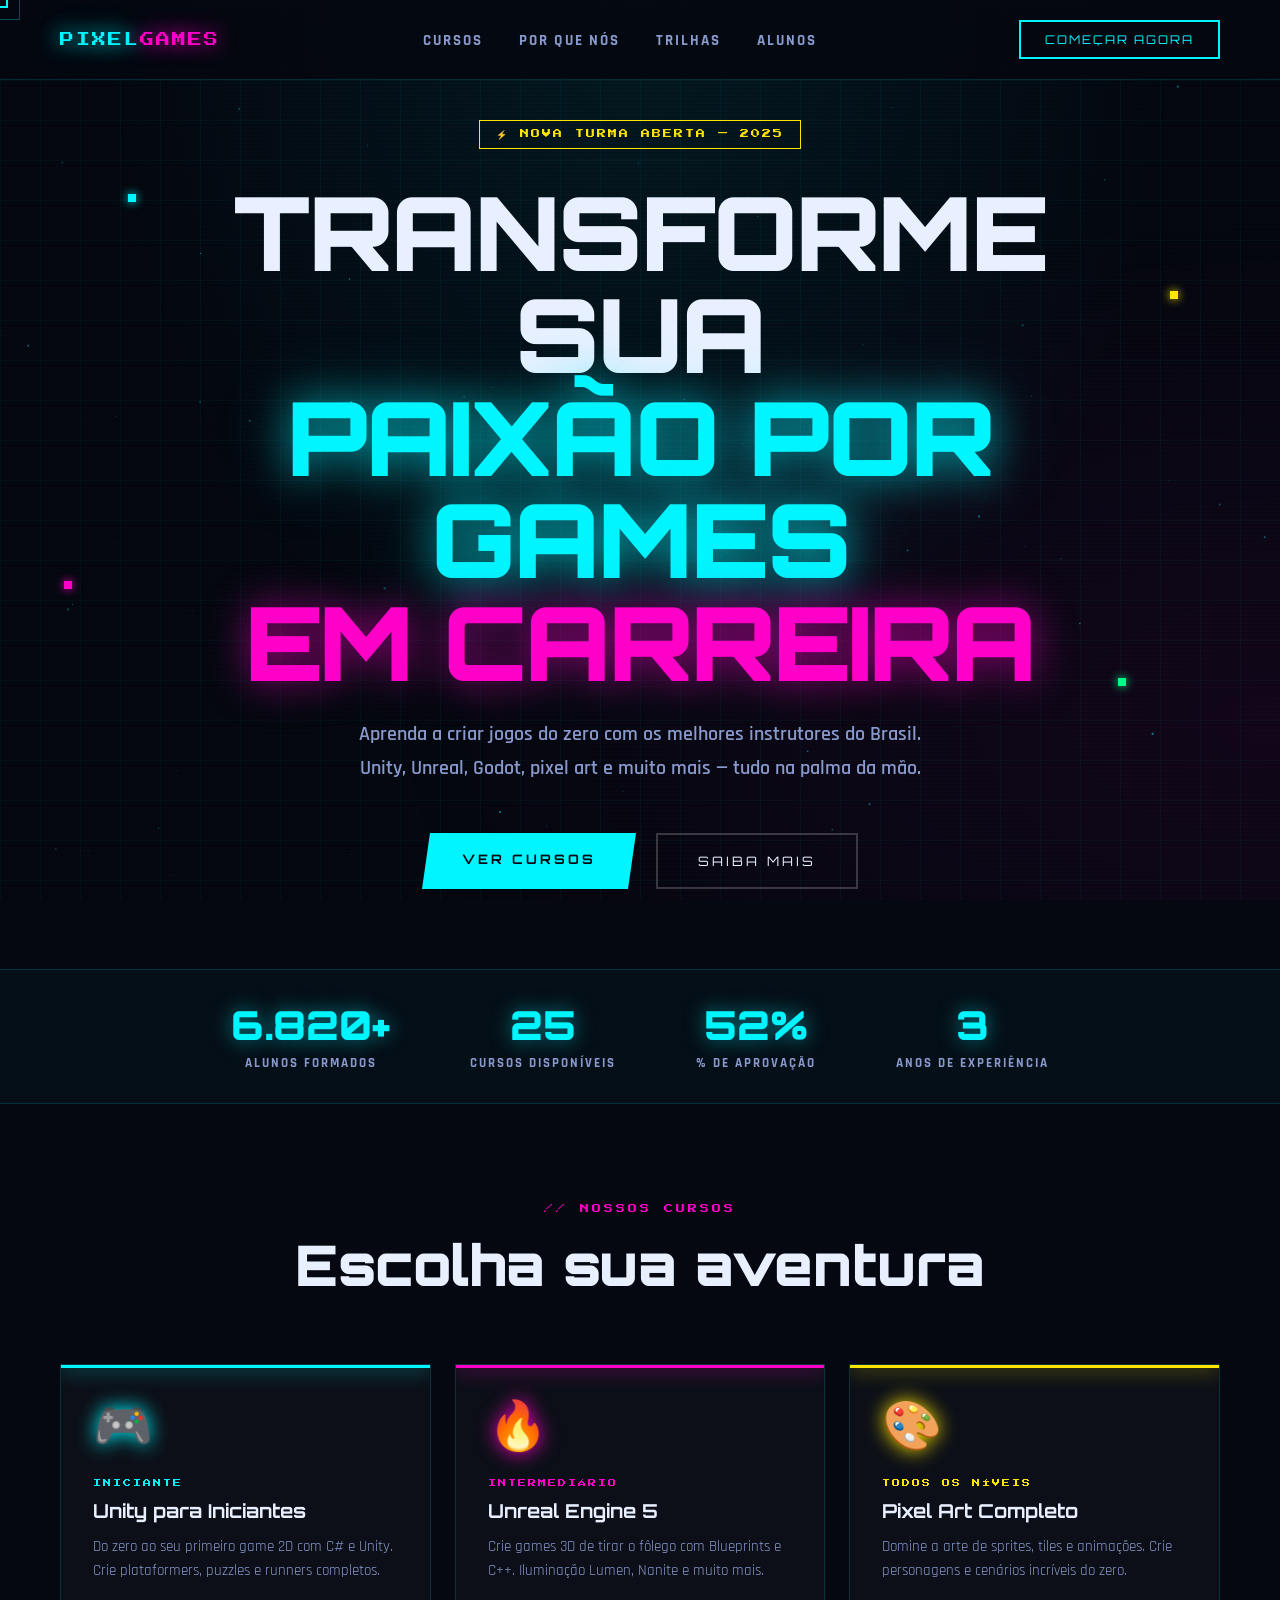
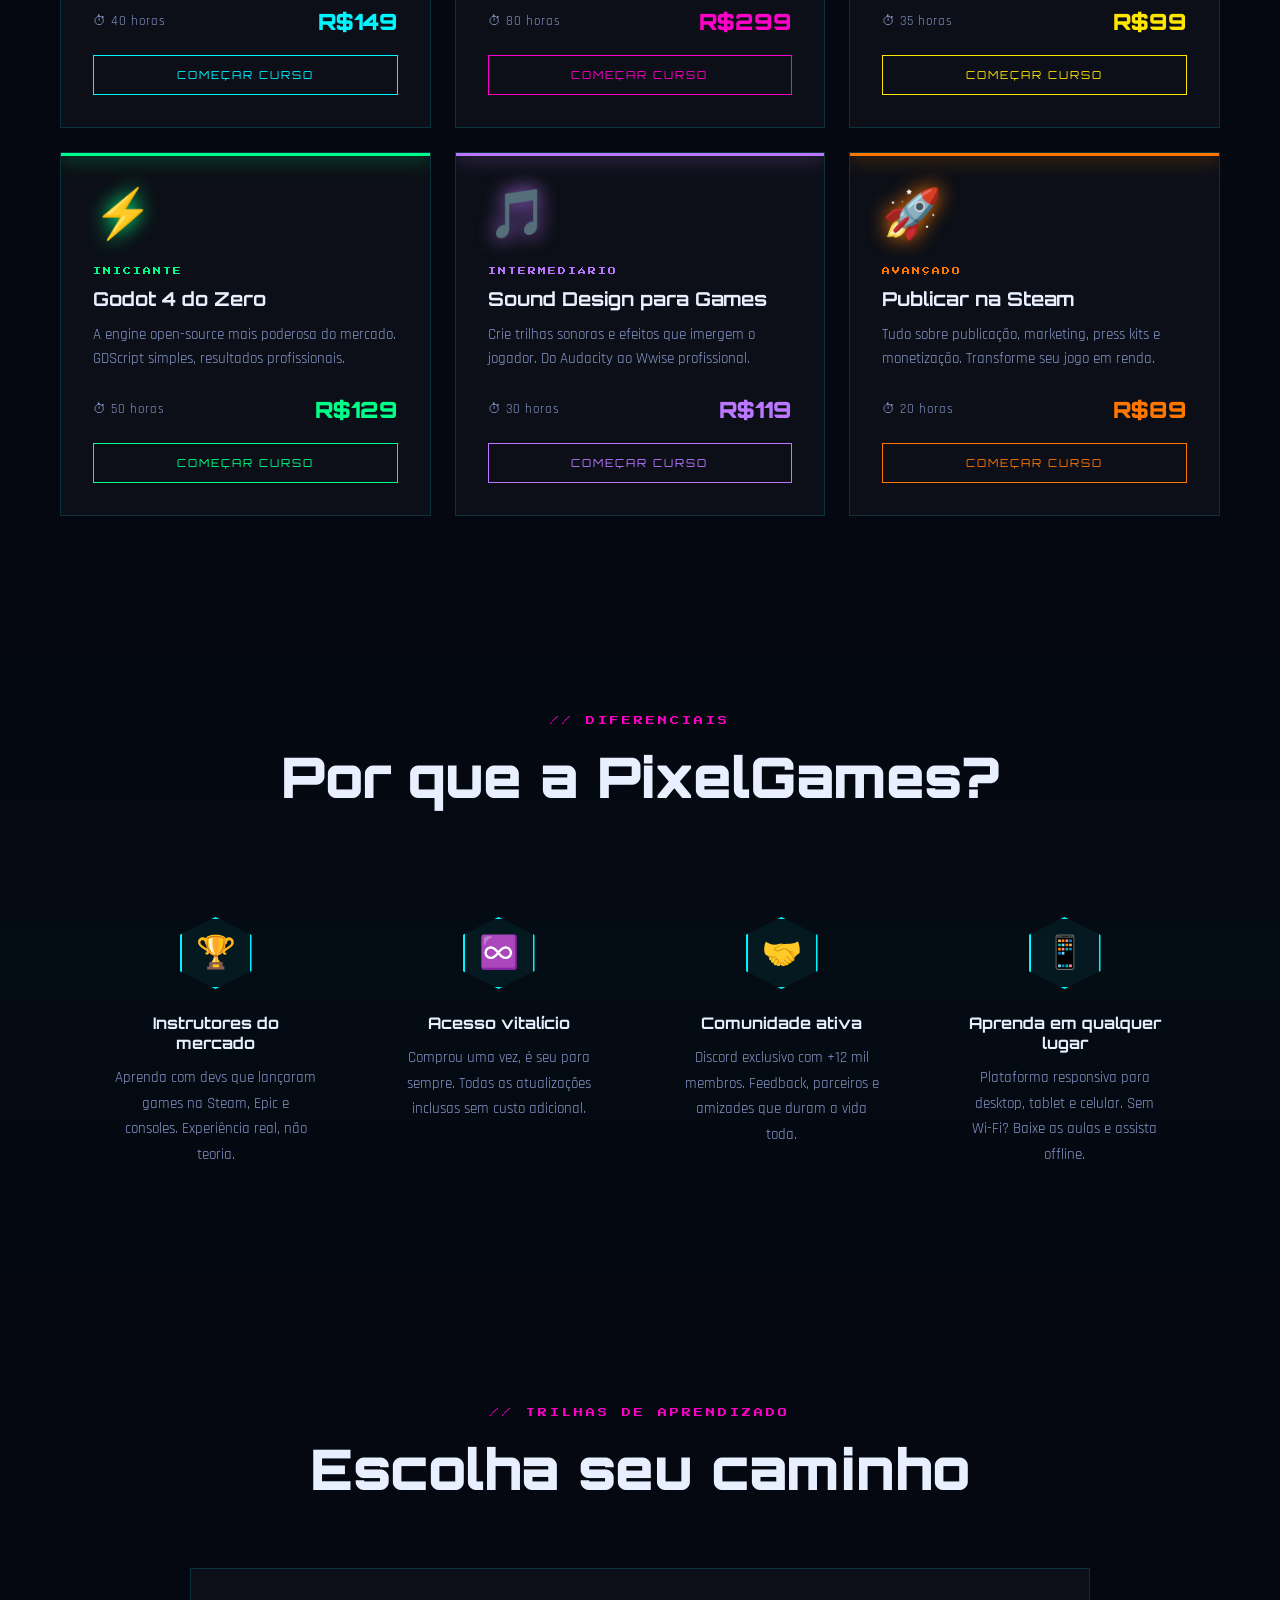
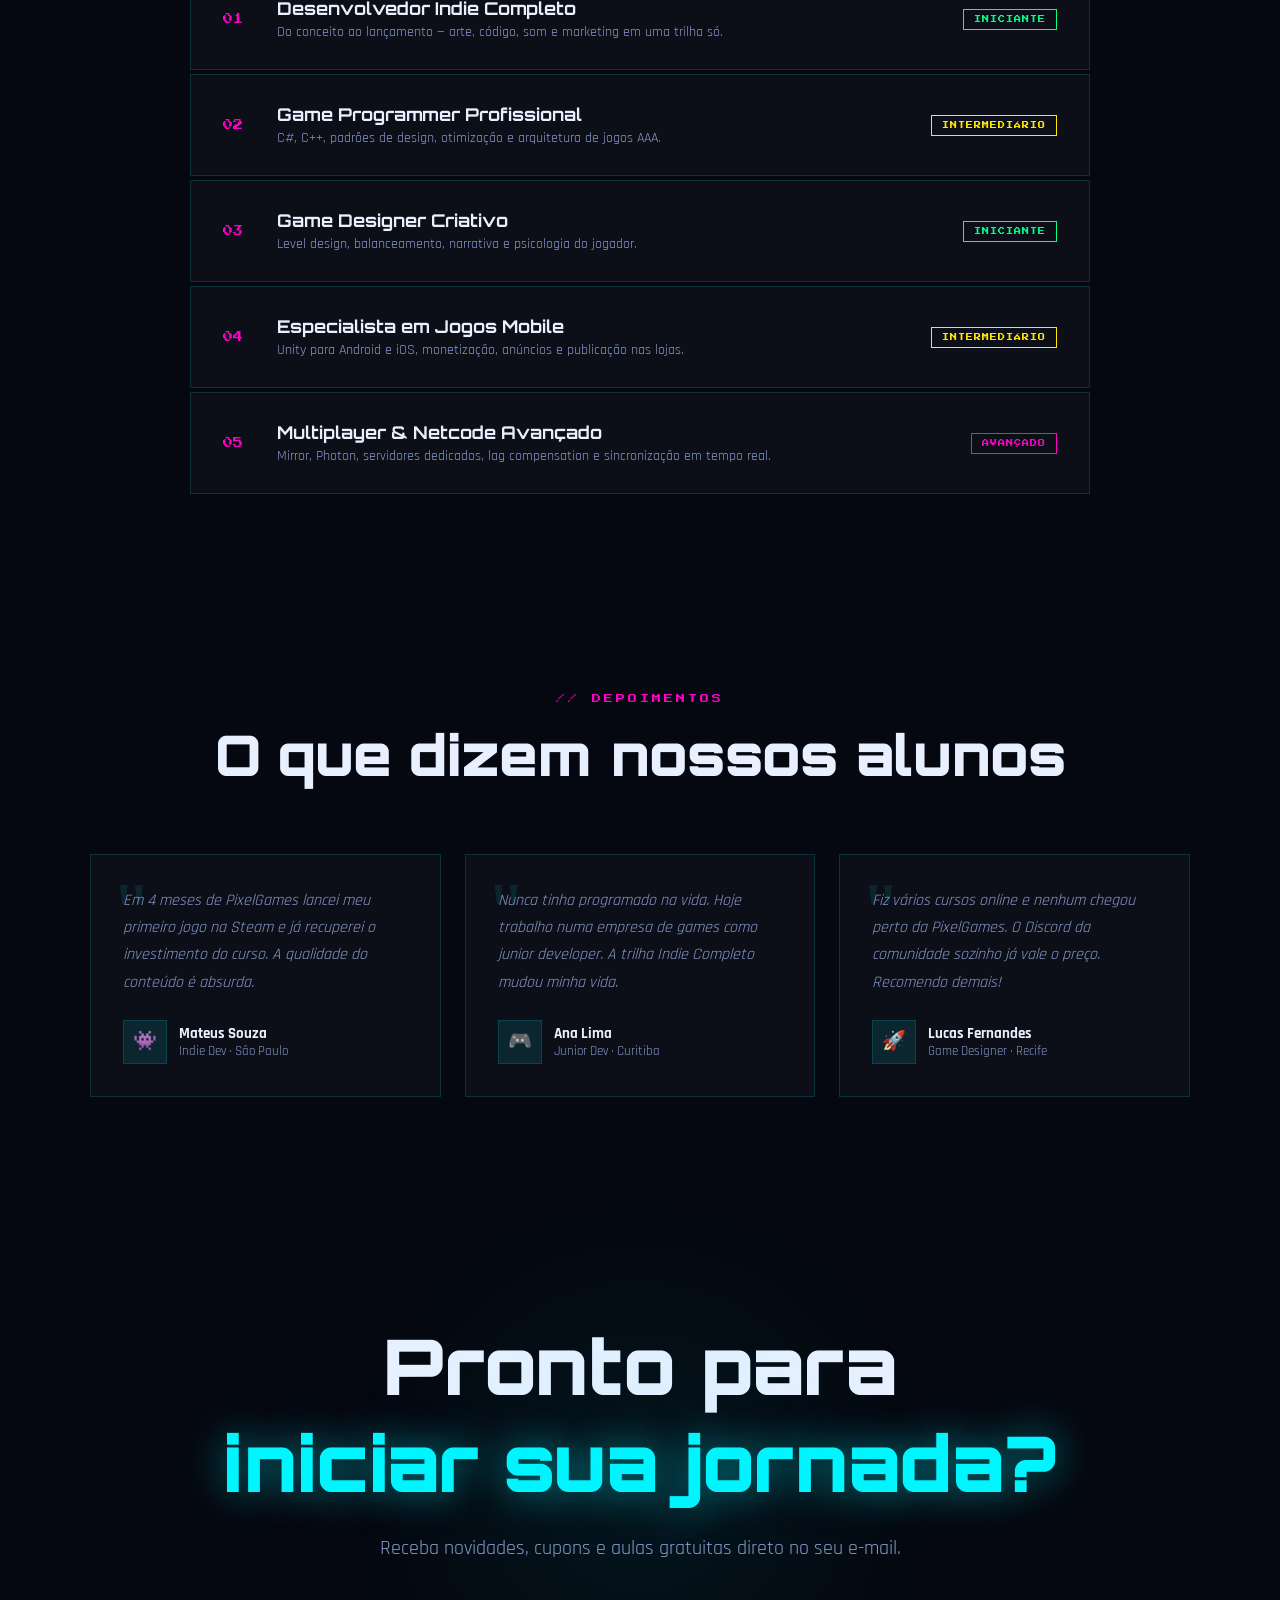
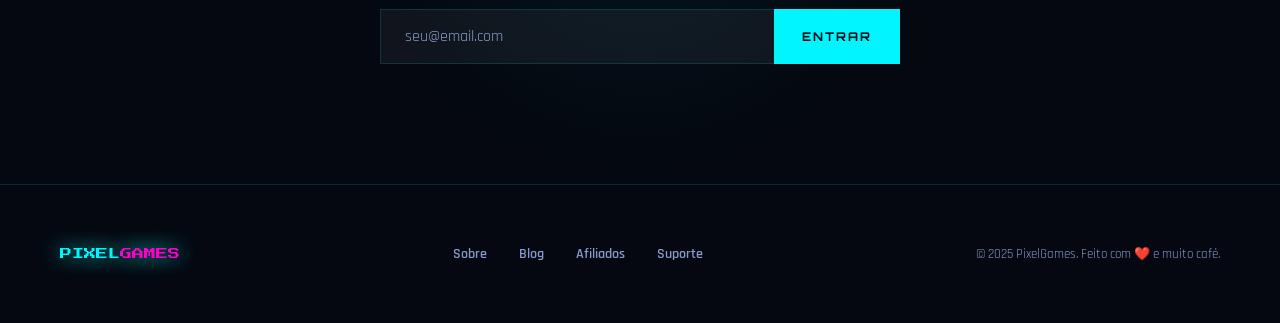
<file: pixelgames.html>
<!DOCTYPE html>
<html lang="pt-BR">
<head>
  <meta charset="UTF-8" />
  <meta name="viewport" content="width=device-width, initial-scale=1.0"/>
  <title>PixelGames — Aprenda a Criar Games</title>
  <link href="https://fonts.googleapis.com/css2?family=Press+Start+2P&family=Rajdhani:wght@400;600;700&family=Orbitron:wght@400;700;900&display=swap" rel="stylesheet"/>
  <style>
    :root {
      --bg: #050810;
      --bg2: #080d1a;
      --neon-cyan: #00f5ff;
      --neon-pink: #ff00c8;
      --neon-yellow: #ffe600;
      --neon-green: #00ff88;
      --text: #e8f0ff;
      --text-dim: #8899cc;
      --card-bg: rgba(255,255,255,0.03);
      --border: rgba(0,245,255,0.15);
    }

    *, *::before, *::after { box-sizing: border-box; margin: 0; padding: 0; }

    html { scroll-behavior: smooth; }

    body {
      background: var(--bg);
      color: var(--text);
      font-family: 'Rajdhani', sans-serif;
      font-size: 18px;
      overflow-x: hidden;
      cursor: none;
    }

    /* CURSOR */
    #cursor {
      width: 16px; height: 16px;
      border: 2px solid var(--neon-cyan);
      border-radius: 0;
      position: fixed; top: 0; left: 0;
      pointer-events: none;
      z-index: 9999;
      transform: translate(-50%, -50%);
      transition: transform 0.05s, background 0.2s, border-color 0.2s;
      mix-blend-mode: screen;
    }
    #cursor-trail {
      width: 40px; height: 40px;
      border: 1px solid rgba(0,245,255,0.3);
      border-radius: 0;
      position: fixed; top: 0; left: 0;
      pointer-events: none;
      z-index: 9998;
      transform: translate(-50%, -50%);
      transition: left 0.12s ease, top 0.12s ease;
    }
    body:hover { cursor: none; }

    /* GRID BG */
    .grid-bg {
      position: fixed; inset: 0; z-index: 0;
      background-image:
        linear-gradient(rgba(0,245,255,0.04) 1px, transparent 1px),
        linear-gradient(90deg, rgba(0,245,255,0.04) 1px, transparent 1px);
      background-size: 40px 40px;
      pointer-events: none;
    }
    .grid-bg::after {
      content: '';
      position: absolute; inset: 0;
      background: radial-gradient(ellipse at 50% 0%, rgba(0,245,255,0.08) 0%, transparent 60%),
                  radial-gradient(ellipse at 100% 80%, rgba(255,0,200,0.06) 0%, transparent 50%);
    }

    /* SCANLINES */
    .scanlines {
      position: fixed; inset: 0; z-index: 1; pointer-events: none;
      background: repeating-linear-gradient(
        0deg,
        transparent, transparent 2px,
        rgba(0,0,0,0.08) 2px, rgba(0,0,0,0.08) 4px
      );
    }

    /* NAV */
    nav {
      position: fixed; top: 0; left: 0; right: 0;
      z-index: 100;
      display: flex; align-items: center; justify-content: space-between;
      padding: 20px 60px;
      background: rgba(5,8,16,0.85);
      backdrop-filter: blur(12px);
      border-bottom: 1px solid var(--border);
    }

    .logo {
      font-family: 'Press Start 2P', monospace;
      font-size: 14px;
      color: var(--neon-cyan);
      text-shadow: 0 0 20px var(--neon-cyan), 0 0 40px rgba(0,245,255,0.4);
      letter-spacing: 2px;
      text-decoration: none;
    }
    .logo span { color: var(--neon-pink); text-shadow: 0 0 20px var(--neon-pink); }

    .nav-links { display: flex; gap: 36px; list-style: none; }
    .nav-links a {
      color: var(--text-dim);
      text-decoration: none;
      font-weight: 700;
      font-size: 15px;
      letter-spacing: 2px;
      text-transform: uppercase;
      transition: color 0.2s;
      position: relative;
    }
    .nav-links a::after {
      content: '';
      position: absolute; bottom: -4px; left: 0; right: 0; height: 2px;
      background: var(--neon-cyan);
      transform: scaleX(0); transform-origin: left;
      transition: transform 0.3s;
    }
    .nav-links a:hover { color: var(--neon-cyan); }
    .nav-links a:hover::after { transform: scaleX(1); }

    .nav-cta {
      background: transparent;
      border: 2px solid var(--neon-cyan);
      color: var(--neon-cyan);
      padding: 10px 24px;
      font-family: 'Orbitron', sans-serif;
      font-size: 12px;
      letter-spacing: 2px;
      text-transform: uppercase;
      cursor: pointer;
      transition: all 0.3s;
      text-decoration: none;
    }
    .nav-cta:hover {
      background: var(--neon-cyan);
      color: var(--bg);
      box-shadow: 0 0 30px rgba(0,245,255,0.5);
    }

    /* HERO */
    #hero {
      min-height: 100vh;
      display: flex; align-items: center; justify-content: center;
      text-align: center;
      position: relative;
      z-index: 2;
      padding: 120px 40px 80px;
    }

    .hero-inner { max-width: 900px; }

    .hero-badge {
      display: inline-block;
      font-family: 'Press Start 2P', monospace;
      font-size: 9px;
      color: var(--neon-yellow);
      border: 1px solid var(--neon-yellow);
      padding: 8px 16px;
      letter-spacing: 2px;
      margin-bottom: 32px;
      animation: blink-border 2s infinite;
    }
    @keyframes blink-border {
      0%, 100% { opacity: 1; } 50% { opacity: 0.4; }
    }

    .hero-title {
      font-family: 'Orbitron', sans-serif;
      font-size: clamp(3rem, 8vw, 7rem);
      font-weight: 900;
      line-height: 1;
      margin-bottom: 24px;
      letter-spacing: -2px;
    }
    .hero-title .line1 { display: block; color: var(--text); }
    .hero-title .line2 {
      display: block;
      color: var(--neon-cyan);
      text-shadow: 0 0 40px rgba(0,245,255,0.6), 0 0 80px rgba(0,245,255,0.3);
    }
    .hero-title .line3 {
      display: block;
      color: var(--neon-pink);
      text-shadow: 0 0 40px rgba(255,0,200,0.6);
    }

    .hero-sub {
      font-size: 20px;
      color: var(--text-dim);
      max-width: 600px;
      margin: 0 auto 48px;
      line-height: 1.7;
      font-weight: 600;
    }

    .hero-btns { display: flex; gap: 20px; justify-content: center; flex-wrap: wrap; }

    .btn-primary {
      background: var(--neon-cyan);
      color: var(--bg);
      border: none;
      padding: 18px 40px;
      font-family: 'Orbitron', sans-serif;
      font-size: 13px;
      letter-spacing: 3px;
      text-transform: uppercase;
      font-weight: 700;
      cursor: pointer;
      transition: all 0.3s;
      text-decoration: none;
      display: inline-block;
      clip-path: polygon(8px 0, 100% 0, calc(100% - 8px) 100%, 0 100%);
    }
    .btn-primary:hover {
      background: #fff;
      box-shadow: 0 0 40px rgba(0,245,255,0.8);
      transform: translateY(-2px);
    }

    .btn-secondary {
      background: transparent;
      color: var(--text);
      border: 2px solid rgba(255,255,255,0.2);
      padding: 18px 40px;
      font-family: 'Orbitron', sans-serif;
      font-size: 13px;
      letter-spacing: 3px;
      text-transform: uppercase;
      cursor: pointer;
      transition: all 0.3s;
      text-decoration: none;
      display: inline-block;
    }
    .btn-secondary:hover {
      border-color: var(--neon-pink);
      color: var(--neon-pink);
      box-shadow: 0 0 20px rgba(255,0,200,0.3);
    }

    /* STATS */
    .stats-bar {
      position: relative; z-index: 2;
      border-top: 1px solid var(--border);
      border-bottom: 1px solid var(--border);
      background: rgba(0,245,255,0.03);
      padding: 30px 60px;
      display: flex; justify-content: center; gap: 80px; flex-wrap: wrap;
    }
    .stat { text-align: center; }
    .stat-number {
      font-family: 'Orbitron', sans-serif;
      font-size: 2.5rem;
      font-weight: 900;
      color: var(--neon-cyan);
      text-shadow: 0 0 20px rgba(0,245,255,0.5);
      display: block;
    }
    .stat-label {
      font-size: 13px;
      color: var(--text-dim);
      letter-spacing: 2px;
      text-transform: uppercase;
      font-weight: 700;
    }

    /* SECTIONS */
    section { position: relative; z-index: 2; }

    .section-header { text-align: center; margin-bottom: 64px; }
    .section-tag {
      font-family: 'Press Start 2P', monospace;
      font-size: 9px;
      color: var(--neon-pink);
      letter-spacing: 3px;
      text-transform: uppercase;
      display: block;
      margin-bottom: 16px;
    }
    .section-title {
      font-family: 'Orbitron', sans-serif;
      font-size: clamp(2rem, 5vw, 3.5rem);
      font-weight: 900;
      color: var(--text);
    }

    /* CURSOS */
    #cursos { padding: 100px 60px; }
    .cursos-grid {
      display: grid;
      grid-template-columns: repeat(auto-fit, minmax(300px, 1fr));
      gap: 24px;
      max-width: 1200px;
      margin: 0 auto;
    }

    .curso-card {
      background: var(--card-bg);
      border: 1px solid var(--border);
      padding: 32px;
      position: relative;
      overflow: hidden;
      transition: all 0.4s;
      cursor: pointer;
    }
    .curso-card::before {
      content: '';
      position: absolute; top: 0; left: 0; right: 0; height: 3px;
      background: var(--accent);
      box-shadow: 0 0 20px var(--accent);
    }
    .curso-card::after {
      content: '';
      position: absolute; inset: 0;
      background: radial-gradient(ellipse at 50% 0%, rgba(var(--accent-rgb),0.08) 0%, transparent 60%);
      opacity: 0;
      transition: opacity 0.4s;
    }
    .curso-card:hover { border-color: var(--accent); transform: translateY(-6px); }
    .curso-card:hover::after { opacity: 1; }

    .curso-card[data-accent="cyan"] { --accent: #00f5ff; --accent-rgb: 0,245,255; }
    .curso-card[data-accent="pink"] { --accent: #ff00c8; --accent-rgb: 255,0,200; }
    .curso-card[data-accent="yellow"] { --accent: #ffe600; --accent-rgb: 255,230,0; }
    .curso-card[data-accent="green"] { --accent: #00ff88; --accent-rgb: 0,255,136; }
    .curso-card[data-accent="purple"] { --accent: #bb77ff; --accent-rgb: 187,119,255; }
    .curso-card[data-accent="orange"] { --accent: #ff7700; --accent-rgb: 255,119,0; }

    .curso-icon {
      font-size: 3rem;
      margin-bottom: 20px;
      display: block;
      filter: drop-shadow(0 0 10px var(--accent));
    }
    .curso-nivel {
      font-family: 'Press Start 2P', monospace;
      font-size: 8px;
      color: var(--accent);
      letter-spacing: 2px;
      margin-bottom: 12px;
    }
    .curso-nome {
      font-family: 'Orbitron', sans-serif;
      font-size: 1.2rem;
      font-weight: 700;
      margin-bottom: 12px;
      color: var(--text);
    }
    .curso-desc {
      color: var(--text-dim);
      font-size: 15px;
      line-height: 1.6;
      margin-bottom: 24px;
    }
    .curso-meta {
      display: flex; justify-content: space-between; align-items: center;
      margin-bottom: 20px;
    }
    .curso-duracao { font-size: 13px; color: var(--text-dim); letter-spacing: 1px; }
    .curso-preco {
      font-family: 'Orbitron', sans-serif;
      font-size: 1.4rem;
      font-weight: 900;
      color: var(--accent);
    }
    .curso-btn {
      width: 100%;
      background: transparent;
      border: 1px solid var(--accent);
      color: var(--accent);
      padding: 12px;
      font-family: 'Orbitron', sans-serif;
      font-size: 11px;
      letter-spacing: 2px;
      text-transform: uppercase;
      cursor: pointer;
      transition: all 0.3s;
    }
    .curso-btn:hover {
      background: var(--accent);
      color: var(--bg);
      box-shadow: 0 0 20px rgba(var(--accent-rgb), 0.5);
    }

    /* POR QUE */
    #porque { padding: 100px 60px; background: linear-gradient(180deg, transparent 0%, rgba(0,245,255,0.02) 50%, transparent 100%); }
    .porque-grid {
      display: grid;
      grid-template-columns: repeat(auto-fit, minmax(240px, 1fr));
      gap: 32px;
      max-width: 1100px;
      margin: 0 auto;
    }
    .porque-item {
      text-align: center;
      padding: 40px 24px;
      border: 1px solid transparent;
      transition: all 0.4s;
    }
    .porque-item:hover {
      border-color: var(--border);
      background: var(--card-bg);
    }
    .porque-icon-wrap {
      width: 72px; height: 72px;
      border: 2px solid var(--neon-cyan);
      display: flex; align-items: center; justify-content: center;
      margin: 0 auto 24px;
      font-size: 2rem;
      transition: all 0.4s;
      clip-path: polygon(50% 0%, 100% 25%, 100% 75%, 50% 100%, 0% 75%, 0% 25%);
      background: rgba(0,245,255,0.05);
    }
    .porque-item:hover .porque-icon-wrap {
      background: rgba(0,245,255,0.1);
      box-shadow: 0 0 30px rgba(0,245,255,0.3);
    }
    .porque-title {
      font-family: 'Orbitron', sans-serif;
      font-size: 1rem;
      font-weight: 700;
      margin-bottom: 12px;
      color: var(--text);
    }
    .porque-text { color: var(--text-dim); font-size: 15px; line-height: 1.7; }

    /* TRILHAS */
    #trilhas { padding: 100px 60px; }
    .trilhas-inner {
      max-width: 900px;
      margin: 0 auto;
      display: flex; flex-direction: column; gap: 4px;
    }
    .trilha-item {
      display: flex; align-items: center; gap: 24px;
      padding: 28px 32px;
      border: 1px solid var(--border);
      background: var(--card-bg);
      transition: all 0.3s;
      cursor: pointer;
      position: relative;
    }
    .trilha-item:hover { border-color: var(--neon-pink); padding-left: 48px; }
    .trilha-item::after {
      content: '▶';
      position: absolute; right: 32px;
      color: var(--neon-pink);
      font-size: 12px;
      opacity: 0;
      transition: opacity 0.3s;
    }
    .trilha-item:hover::after { opacity: 1; }
    .trilha-num {
      font-family: 'Press Start 2P', monospace;
      font-size: 10px;
      color: var(--neon-pink);
      min-width: 30px;
    }
    .trilha-info { flex: 1; }
    .trilha-nome {
      font-family: 'Orbitron', sans-serif;
      font-size: 1.1rem;
      font-weight: 700;
      margin-bottom: 4px;
    }
    .trilha-desc { color: var(--text-dim); font-size: 14px; }
    .trilha-badge {
      font-family: 'Press Start 2P', monospace;
      font-size: 7px;
      padding: 6px 10px;
      border: 1px solid;
      letter-spacing: 1px;
    }
    .trilha-badge.verde { color: var(--neon-green); border-color: var(--neon-green); }
    .trilha-badge.amarelo { color: var(--neon-yellow); border-color: var(--neon-yellow); }
    .trilha-badge.vermelho { color: var(--neon-pink); border-color: var(--neon-pink); }

    /* DEPOIMENTOS */
    #depoimentos { padding: 100px 60px; }
    .depo-grid {
      display: grid;
      grid-template-columns: repeat(auto-fit, minmax(300px, 1fr));
      gap: 24px;
      max-width: 1100px;
      margin: 0 auto;
    }
    .depo-card {
      background: var(--card-bg);
      border: 1px solid var(--border);
      padding: 32px;
      position: relative;
    }
    .depo-card::before {
      content: '"';
      position: absolute; top: 16px; left: 24px;
      font-size: 5rem;
      color: var(--neon-cyan);
      opacity: 0.1;
      font-family: Georgia, serif;
      line-height: 1;
    }
    .depo-text {
      color: var(--text-dim);
      font-size: 16px;
      line-height: 1.7;
      margin-bottom: 24px;
      font-style: italic;
    }
    .depo-autor { display: flex; align-items: center; gap: 12px; }
    .depo-avatar {
      width: 44px; height: 44px;
      border-radius: 0;
      display: flex; align-items: center; justify-content: center;
      font-size: 1.2rem;
      background: rgba(0,245,255,0.1);
      border: 1px solid var(--border);
    }
    .depo-nome { font-weight: 700; font-size: 15px; }
    .depo-cargo { color: var(--text-dim); font-size: 13px; }

    /* CTA */
    #cta {
      padding: 120px 60px;
      text-align: center;
      position: relative;
      overflow: hidden;
    }
    #cta::before {
      content: '';
      position: absolute; top: 50%; left: 50%; transform: translate(-50%,-50%);
      width: 600px; height: 600px;
      background: radial-gradient(circle, rgba(0,245,255,0.06) 0%, transparent 70%);
      pointer-events: none;
    }
    .cta-title {
      font-family: 'Orbitron', sans-serif;
      font-size: clamp(2.5rem, 6vw, 5rem);
      font-weight: 900;
      margin-bottom: 24px;
    }
    .cta-title span { color: var(--neon-cyan); text-shadow: 0 0 40px rgba(0,245,255,0.5); }
    .cta-sub { color: var(--text-dim); font-size: 20px; margin-bottom: 48px; }
    .cta-form {
      display: flex; gap: 0; max-width: 520px; margin: 0 auto;
    }
    .cta-input {
      flex: 1;
      background: rgba(255,255,255,0.05);
      border: 1px solid var(--border);
      border-right: none;
      padding: 16px 24px;
      color: var(--text);
      font-family: 'Rajdhani', sans-serif;
      font-size: 16px;
      outline: none;
      transition: border-color 0.3s;
    }
    .cta-input:focus { border-color: var(--neon-cyan); }
    .cta-input::placeholder { color: var(--text-dim); }
    .cta-submit {
      background: var(--neon-cyan);
      color: var(--bg);
      border: none;
      padding: 16px 28px;
      font-family: 'Orbitron', sans-serif;
      font-size: 12px;
      letter-spacing: 2px;
      font-weight: 700;
      cursor: pointer;
      transition: all 0.3s;
      white-space: nowrap;
    }
    .cta-submit:hover { background: #fff; box-shadow: 0 0 30px rgba(0,245,255,0.6); }

    /* FOOTER */
    footer {
      position: relative; z-index: 2;
      border-top: 1px solid var(--border);
      padding: 60px;
      display: flex; justify-content: space-between; align-items: center;
      flex-wrap: wrap; gap: 24px;
    }
    .footer-logo {
      font-family: 'Press Start 2P', monospace;
      font-size: 12px;
      color: var(--neon-cyan);
      text-shadow: 0 0 20px var(--neon-cyan);
      text-decoration: none;
    }
    .footer-logo span { color: var(--neon-pink); }
    .footer-links { display: flex; gap: 32px; }
    .footer-links a { color: var(--text-dim); text-decoration: none; font-size: 14px; font-weight: 600; transition: color 0.2s; }
    .footer-links a:hover { color: var(--neon-cyan); }
    .footer-copy { color: var(--text-dim); font-size: 13px; }

    /* PIXEL STARS */
    .stars-canvas {
      position: fixed; inset: 0; z-index: 0; pointer-events: none;
    }

    /* GLITCH */
    @keyframes glitch {
      0%, 95%, 100% { clip-path: inset(0); transform: none; }
      96% { clip-path: inset(20% 0 60% 0); transform: translateX(-4px); }
      97% { clip-path: inset(60% 0 10% 0); transform: translateX(4px); }
      98% { clip-path: inset(40% 0 40% 0); transform: translateX(-2px); }
      99% { clip-path: inset(0); transform: none; }
    }
    .glitch { animation: glitch 6s infinite; }

    /* SCROLL FADE */
    .fade-in { opacity: 0; transform: translateY(30px); transition: all 0.7s ease; }
    .fade-in.visible { opacity: 1; transform: none; }

    /* PIXEL DECORATION */
    .pixel-deco {
      position: absolute;
      width: 8px; height: 8px;
      background: var(--neon-cyan);
      box-shadow: 0 0 10px var(--neon-cyan);
      animation: pixel-float 4s ease-in-out infinite;
    }
    @keyframes pixel-float {
      0%, 100% { transform: translateY(0); }
      50% { transform: translateY(-20px); }
    }

    @media (max-width: 768px) {
      nav { padding: 16px 24px; }
      .nav-links { display: none; }
      #cursos, #porque, #trilhas, #depoimentos, #cta { padding: 60px 24px; }
      .stats-bar { padding: 24px; gap: 40px; }
      footer { padding: 40px 24px; flex-direction: column; text-align: center; }
      .cta-form { flex-direction: column; }
      .cta-input { border-right: 1px solid var(--border); border-bottom: none; }
    }
  </style>
</head>
<body>

<div id="cursor"></div>
<div id="cursor-trail"></div>
<canvas class="stars-canvas" id="stars"></canvas>
<div class="grid-bg"></div>
<div class="scanlines"></div>

<!-- NAV -->
<nav>
  <a href="#" class="logo">PIXEL<span>GAMES</span></a>
  <ul class="nav-links">
    <li><a href="#cursos">Cursos</a></li>
    <li><a href="#porque">Por que nós</a></li>
    <li><a href="#trilhas">Trilhas</a></li>
    <li><a href="#depoimentos">Alunos</a></li>
  </ul>
  <a href="#cta" class="nav-cta">Começar agora</a>
</nav>

<!-- HERO -->
<section id="hero">
  <div class="hero-inner">
    <div class="hero-badge">⚡ NOVA TURMA ABERTA — 2025</div>
    <h1 class="hero-title">
      <span class="line1">TRANSFORME SUA</span>
      <span class="line2 glitch">PAIXÃO POR GAMES</span>
      <span class="line3">EM CARREIRA</span>
    </h1>
    <p class="hero-sub">
      Aprenda a criar jogos do zero com os melhores instrutores do Brasil.
      Unity, Unreal, Godot, pixel art e muito mais — tudo na palma da mão.
    </p>
    <div class="hero-btns">
      <a href="#cursos" class="btn-primary">Ver cursos</a>
      <a href="#porque" class="btn-secondary">Saiba mais</a>
    </div>
  </div>

  <!-- floating pixels -->
  <div class="pixel-deco" style="top:20%;left:10%;animation-delay:0s;"></div>
  <div class="pixel-deco" style="top:60%;left:5%;background:var(--neon-pink);box-shadow:0 0 10px var(--neon-pink);animation-delay:1s;"></div>
  <div class="pixel-deco" style="top:30%;right:8%;background:var(--neon-yellow);box-shadow:0 0 10px var(--neon-yellow);animation-delay:2s;"></div>
  <div class="pixel-deco" style="top:70%;right:12%;background:var(--neon-green);box-shadow:0 0 10px var(--neon-green);animation-delay:0.5s;"></div>
</section>

<!-- STATS -->
<div class="stats-bar">
  <div class="stat">
    <span class="stat-number" data-target="12400">0</span>
    <span class="stat-label">Alunos formados</span>
  </div>
  <div class="stat">
    <span class="stat-number" data-target="48">0</span>
    <span class="stat-label">Cursos disponíveis</span>
  </div>
  <div class="stat">
    <span class="stat-number" data-target="98">0</span>
    <span class="stat-label">% de aprovação</span>
  </div>
  <div class="stat">
    <span class="stat-number" data-target="6">0</span>
    <span class="stat-label">Anos de experiência</span>
  </div>
</div>

<!-- CURSOS -->
<section id="cursos">
  <div class="section-header fade-in">
    <span class="section-tag">// nossos cursos</span>
    <h2 class="section-title">Escolha sua aventura</h2>
  </div>

  <div class="cursos-grid">
    <div class="curso-card fade-in" data-accent="cyan">
      <span class="curso-icon">🎮</span>
      <div class="curso-nivel">INICIANTE</div>
      <div class="curso-nome">Unity para Iniciantes</div>
      <p class="curso-desc">Do zero ao seu primeiro game 2D com C# e Unity. Crie plataformers, puzzles e runners completos.</p>
      <div class="curso-meta">
        <span class="curso-duracao">⏱ 40 horas</span>
        <span class="curso-preco">R$149</span>
      </div>
      <button class="curso-btn">Começar curso</button>
    </div>

    <div class="curso-card fade-in" data-accent="pink">
      <span class="curso-icon">🔥</span>
      <div class="curso-nivel">INTERMEDIÁRIO</div>
      <div class="curso-nome">Unreal Engine 5</div>
      <p class="curso-desc">Crie games 3D de tirar o fôlego com Blueprints e C++. Iluminação Lumen, Nanite e muito mais.</p>
      <div class="curso-meta">
        <span class="curso-duracao">⏱ 80 horas</span>
        <span class="curso-preco">R$299</span>
      </div>
      <button class="curso-btn">Começar curso</button>
    </div>

    <div class="curso-card fade-in" data-accent="yellow">
      <span class="curso-icon">🎨</span>
      <div class="curso-nivel">TODOS OS NÍVEIS</div>
      <div class="curso-nome">Pixel Art Completo</div>
      <p class="curso-desc">Domine a arte de sprites, tiles e animações. Crie personagens e cenários incríveis do zero.</p>
      <div class="curso-meta">
        <span class="curso-duracao">⏱ 35 horas</span>
        <span class="curso-preco">R$99</span>
      </div>
      <button class="curso-btn">Começar curso</button>
    </div>

    <div class="curso-card fade-in" data-accent="green">
      <span class="curso-icon">⚡</span>
      <div class="curso-nivel">INICIANTE</div>
      <div class="curso-nome">Godot 4 do Zero</div>
      <p class="curso-desc">A engine open-source mais poderosa do mercado. GDScript simples, resultados profissionais.</p>
      <div class="curso-meta">
        <span class="curso-duracao">⏱ 50 horas</span>
        <span class="curso-preco">R$129</span>
      </div>
      <button class="curso-btn">Começar curso</button>
    </div>

    <div class="curso-card fade-in" data-accent="purple">
      <span class="curso-icon">🎵</span>
      <div class="curso-nivel">INTERMEDIÁRIO</div>
      <div class="curso-nome">Sound Design para Games</div>
      <p class="curso-desc">Crie trilhas sonoras e efeitos que imergem o jogador. Do Audacity ao Wwise profissional.</p>
      <div class="curso-meta">
        <span class="curso-duracao">⏱ 30 horas</span>
        <span class="curso-preco">R$119</span>
      </div>
      <button class="curso-btn">Começar curso</button>
    </div>

    <div class="curso-card fade-in" data-accent="orange">
      <span class="curso-icon">🚀</span>
      <div class="curso-nivel">AVANÇADO</div>
      <div class="curso-nome">Publicar na Steam</div>
      <p class="curso-desc">Tudo sobre publicação, marketing, press kits e monetização. Transforme seu jogo em renda.</p>
      <div class="curso-meta">
        <span class="curso-duracao">⏱ 20 horas</span>
        <span class="curso-preco">R$89</span>
      </div>
      <button class="curso-btn">Começar curso</button>
    </div>
  </div>
</section>

<!-- POR QUE -->
<section id="porque">
  <div class="section-header fade-in">
    <span class="section-tag">// diferenciais</span>
    <h2 class="section-title">Por que a PixelGames?</h2>
  </div>

  <div class="porque-grid">
    <div class="porque-item fade-in">
      <div class="porque-icon-wrap">🏆</div>
      <div class="porque-title">Instrutores do mercado</div>
      <p class="porque-text">Aprenda com devs que lançaram games na Steam, Epic e consoles. Experiência real, não teoria.</p>
    </div>
    <div class="porque-item fade-in">
      <div class="porque-icon-wrap">♾️</div>
      <div class="porque-title">Acesso vitalício</div>
      <p class="porque-text">Comprou uma vez, é seu para sempre. Todas as atualizações inclusas sem custo adicional.</p>
    </div>
    <div class="porque-item fade-in">
      <div class="porque-icon-wrap">🤝</div>
      <div class="porque-title">Comunidade ativa</div>
      <p class="porque-text">Discord exclusivo com +12 mil membros. Feedback, parceiros e amizades que duram a vida toda.</p>
    </div>
    <div class="porque-item fade-in">
      <div class="porque-icon-wrap">📱</div>
      <div class="porque-title">Aprenda em qualquer lugar</div>
      <p class="porque-text">Plataforma responsiva para desktop, tablet e celular. Sem Wi-Fi? Baixe as aulas e assista offline.</p>
    </div>
  </div>
</section>

<!-- TRILHAS -->
<section id="trilhas">
  <div class="section-header fade-in">
    <span class="section-tag">// trilhas de aprendizado</span>
    <h2 class="section-title">Escolha seu caminho</h2>
  </div>

  <div class="trilhas-inner">
    <div class="trilha-item fade-in">
      <span class="trilha-num">01</span>
      <div class="trilha-info">
        <div class="trilha-nome">Desenvolvedor Indie Completo</div>
        <div class="trilha-desc">Do conceito ao lançamento — arte, código, som e marketing em uma trilha só.</div>
      </div>
      <span class="trilha-badge verde">INICIANTE</span>
    </div>
    <div class="trilha-item fade-in">
      <span class="trilha-num">02</span>
      <div class="trilha-info">
        <div class="trilha-nome">Game Programmer Profissional</div>
        <div class="trilha-desc">C#, C++, padrões de design, otimização e arquitetura de jogos AAA.</div>
      </div>
      <span class="trilha-badge amarelo">INTERMEDIÁRIO</span>
    </div>
    <div class="trilha-item fade-in">
      <span class="trilha-num">03</span>
      <div class="trilha-info">
        <div class="trilha-nome">Game Designer Criativo</div>
        <div class="trilha-desc">Level design, balanceamento, narrativa e psicologia do jogador.</div>
      </div>
      <span class="trilha-badge verde">INICIANTE</span>
    </div>
    <div class="trilha-item fade-in">
      <span class="trilha-num">04</span>
      <div class="trilha-info">
        <div class="trilha-nome">Especialista em Jogos Mobile</div>
        <div class="trilha-desc">Unity para Android e iOS, monetização, anúncios e publicação nas lojas.</div>
      </div>
      <span class="trilha-badge amarelo">INTERMEDIÁRIO</span>
    </div>
    <div class="trilha-item fade-in">
      <span class="trilha-num">05</span>
      <div class="trilha-info">
        <div class="trilha-nome">Multiplayer & Netcode Avançado</div>
        <div class="trilha-desc">Mirror, Photon, servidores dedicados, lag compensation e sincronização em tempo real.</div>
      </div>
      <span class="trilha-badge vermelho">AVANÇADO</span>
    </div>
  </div>
</section>

<!-- DEPOIMENTOS -->
<section id="depoimentos">
  <div class="section-header fade-in">
    <span class="section-tag">// depoimentos</span>
    <h2 class="section-title">O que dizem nossos alunos</h2>
  </div>

  <div class="depo-grid">
    <div class="depo-card fade-in">
      <p class="depo-text">Em 4 meses de PixelGames lancei meu primeiro jogo na Steam e já recuperei o investimento do curso. A qualidade do conteúdo é absurda.</p>
      <div class="depo-autor">
        <div class="depo-avatar">👾</div>
        <div>
          <div class="depo-nome">Mateus Souza</div>
          <div class="depo-cargo">Indie Dev · São Paulo</div>
        </div>
      </div>
    </div>
    <div class="depo-card fade-in">
      <p class="depo-text">Nunca tinha programado na vida. Hoje trabalho numa empresa de games como junior developer. A trilha Indie Completo mudou minha vida.</p>
      <div class="depo-autor">
        <div class="depo-avatar">🎮</div>
        <div>
          <div class="depo-nome">Ana Lima</div>
          <div class="depo-cargo">Junior Dev · Curitiba</div>
        </div>
      </div>
    </div>
    <div class="depo-card fade-in">
      <p class="depo-text">Fiz vários cursos online e nenhum chegou perto da PixelGames. O Discord da comunidade sozinho já vale o preço. Recomendo demais!</p>
      <div class="depo-autor">
        <div class="depo-avatar">🚀</div>
        <div>
          <div class="depo-nome">Lucas Fernandes</div>
          <div class="depo-cargo">Game Designer · Recife</div>
        </div>
      </div>
    </div>
  </div>
</section>

<!-- CTA -->
<section id="cta">
  <div class="fade-in">
    <h2 class="cta-title">Pronto para<br><span>iniciar sua jornada?</span></h2>
    <p class="cta-sub">Receba novidades, cupons e aulas gratuitas direto no seu e-mail.</p>
    <div class="cta-form">
      <input type="email" class="cta-input" placeholder="seu@email.com" id="emailInput"/>
      <button class="cta-submit" onclick="handleSubmit()">ENTRAR</button>
    </div>
    <div id="form-msg" style="margin-top:16px;color:var(--neon-green);font-family:'Press Start 2P',monospace;font-size:9px;display:none;">
      ✓ VOCÊ ENTROU NA LISTA!
    </div>
  </div>
</section>

<!-- FOOTER -->
<footer>
  <a href="#" class="footer-logo">PIXEL<span>GAMES</span></a>
  <div class="footer-links">
    <a href="#">Sobre</a>
    <a href="#">Blog</a>
    <a href="#">Afiliados</a>
    <a href="#">Suporte</a>
  </div>
  <span class="footer-copy">© 2025 PixelGames. Feito com ❤️ e muito café.</span>
</footer>

<script>
  // CURSOR
  const cursor = document.getElementById('cursor');
  const trail = document.getElementById('cursor-trail');
  document.addEventListener('mousemove', e => {
    cursor.style.left = e.clientX + 'px';
    cursor.style.top = e.clientY + 'px';
    trail.style.left = e.clientX + 'px';
    trail.style.top = e.clientY + 'px';
  });
  document.querySelectorAll('a, button').forEach(el => {
    el.addEventListener('mouseenter', () => {
      cursor.style.transform = 'translate(-50%,-50%) scale(2)';
      cursor.style.background = 'var(--neon-cyan)';
    });
    el.addEventListener('mouseleave', () => {
      cursor.style.transform = 'translate(-50%,-50%) scale(1)';
      cursor.style.background = 'transparent';
    });
  });

  // STARS
  const canvas = document.getElementById('stars');
  const ctx = canvas.getContext('2d');
  let stars = [];
  function resize() {
    canvas.width = window.innerWidth;
    canvas.height = window.innerHeight;
  }
  resize();
  window.addEventListener('resize', resize);
  for (let i = 0; i < 120; i++) {
    stars.push({
      x: Math.random() * window.innerWidth,
      y: Math.random() * window.innerHeight,
      size: Math.random() * 2,
      speed: Math.random() * 0.3 + 0.05,
      opacity: Math.random()
    });
  }
  function drawStars() {
    ctx.clearRect(0, 0, canvas.width, canvas.height);
    stars.forEach(s => {
      ctx.fillStyle = `rgba(0,245,255,${s.opacity * 0.6})`;
      ctx.fillRect(s.x, s.y, s.size, s.size);
      s.y += s.speed;
      if (s.y > canvas.height) { s.y = 0; s.x = Math.random() * canvas.width; }
    });
    requestAnimationFrame(drawStars);
  }
  drawStars();

  // COUNTER ANIMATION
  function animateCounter(el, target, suffix = '') {
    let current = 0;
    const step = target / 60;
    const interval = setInterval(() => {
      current += step;
      if (current >= target) { current = target; clearInterval(interval); }
      el.textContent = Math.floor(current).toLocaleString('pt-BR') + suffix;
    }, 25);
  }

  const observer = new IntersectionObserver(entries => {
    entries.forEach(entry => {
      if (entry.isIntersecting) {
        entry.target.classList.add('visible');
      }
    });
  }, { threshold: 0.1 });

  document.querySelectorAll('.fade-in').forEach(el => observer.observe(el));

  // Stats observer
  const statsObs = new IntersectionObserver(entries => {
    entries.forEach(entry => {
      if (entry.isIntersecting) {
        const nums = entry.target.querySelectorAll('.stat-number');
        nums.forEach(n => {
          const t = parseInt(n.dataset.target);
          const suffix = n.dataset.target === '98' ? '%' : (n.dataset.target === '12400' ? '+' : '');
          animateCounter(n, t, suffix);
        });
        statsObs.unobserve(entry.target);
      }
    });
  }, { threshold: 0.5 });
  statsObs.observe(document.querySelector('.stats-bar'));

  // EMAIL FORM
  function handleSubmit() {
    const email = document.getElementById('emailInput').value;
    if (!email || !email.includes('@')) {
      document.getElementById('emailInput').style.borderColor = 'var(--neon-pink)';
      return;
    }
    document.getElementById('emailInput').style.borderColor = 'var(--neon-green)';
    document.getElementById('form-msg').style.display = 'block';
  }

  // CURSO CARDS hover sound effect (visual pulse)
  document.querySelectorAll('.curso-card').forEach(card => {
    card.addEventListener('mouseenter', () => {
      card.style.boxShadow = `0 20px 60px rgba(0,0,0,0.4)`;
    });
    card.addEventListener('mouseleave', () => {
      card.style.boxShadow = '';
    });
  });

  // SMOOTH NAV
  document.querySelectorAll('a[href^="#"]').forEach(a => {
    a.addEventListener('click', e => {
      const target = document.querySelector(a.getAttribute('href'));
      if (target) {
        e.preventDefault();
        target.scrollIntoView({ behavior: 'smooth' });
      }
    });
  });
</script>
</body>
</html>
</file>
